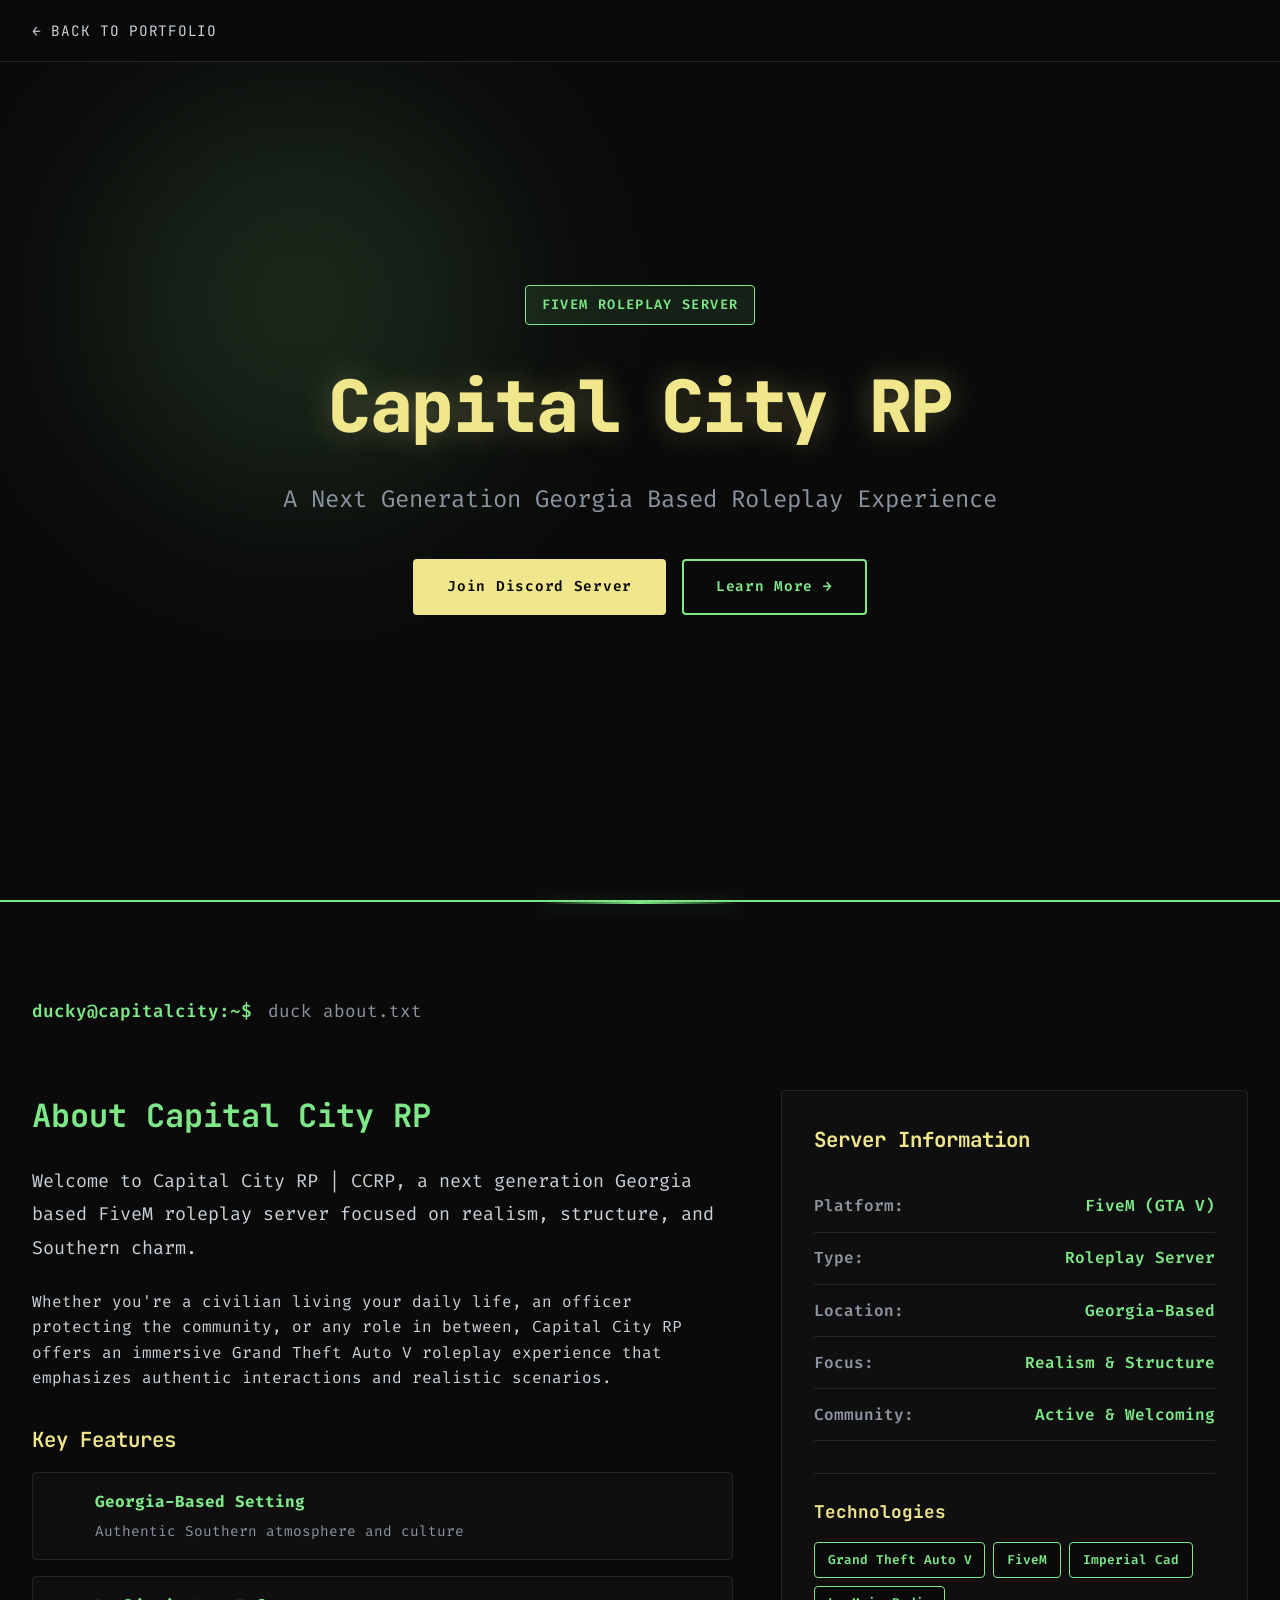
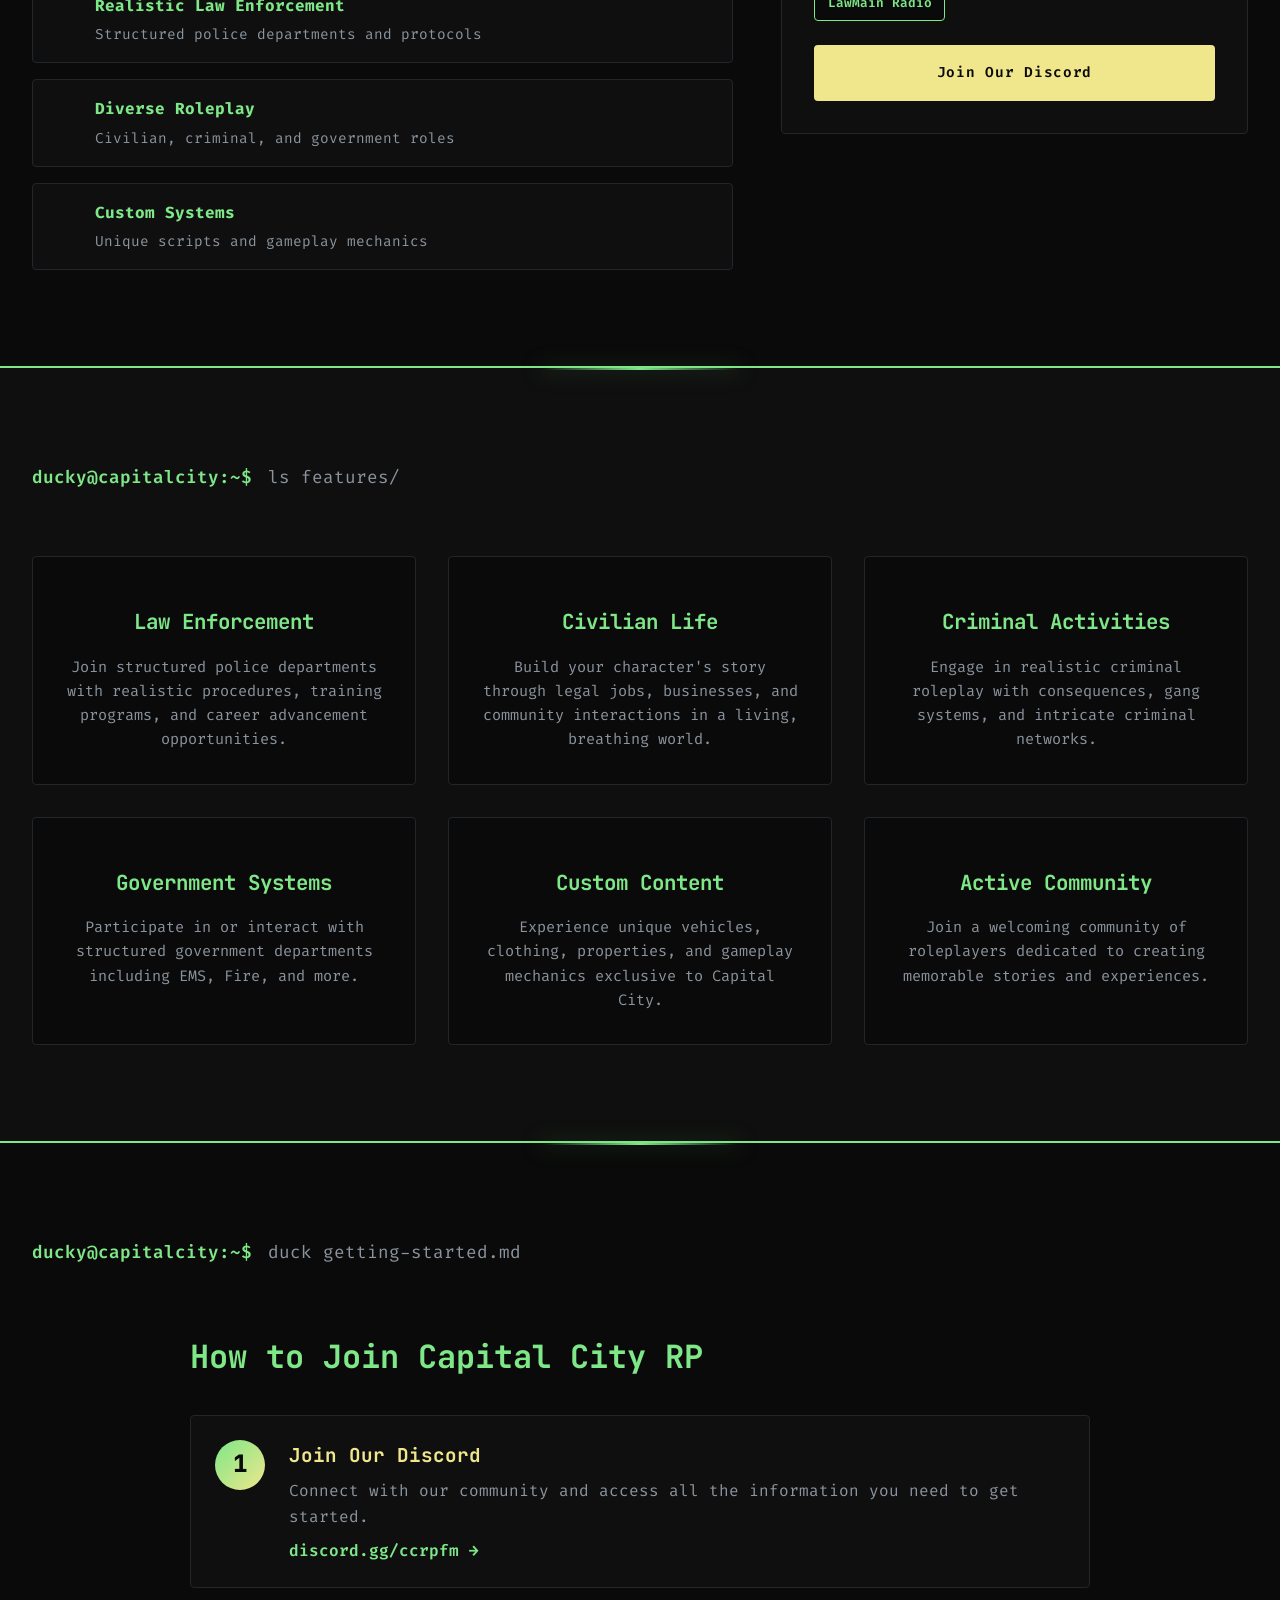
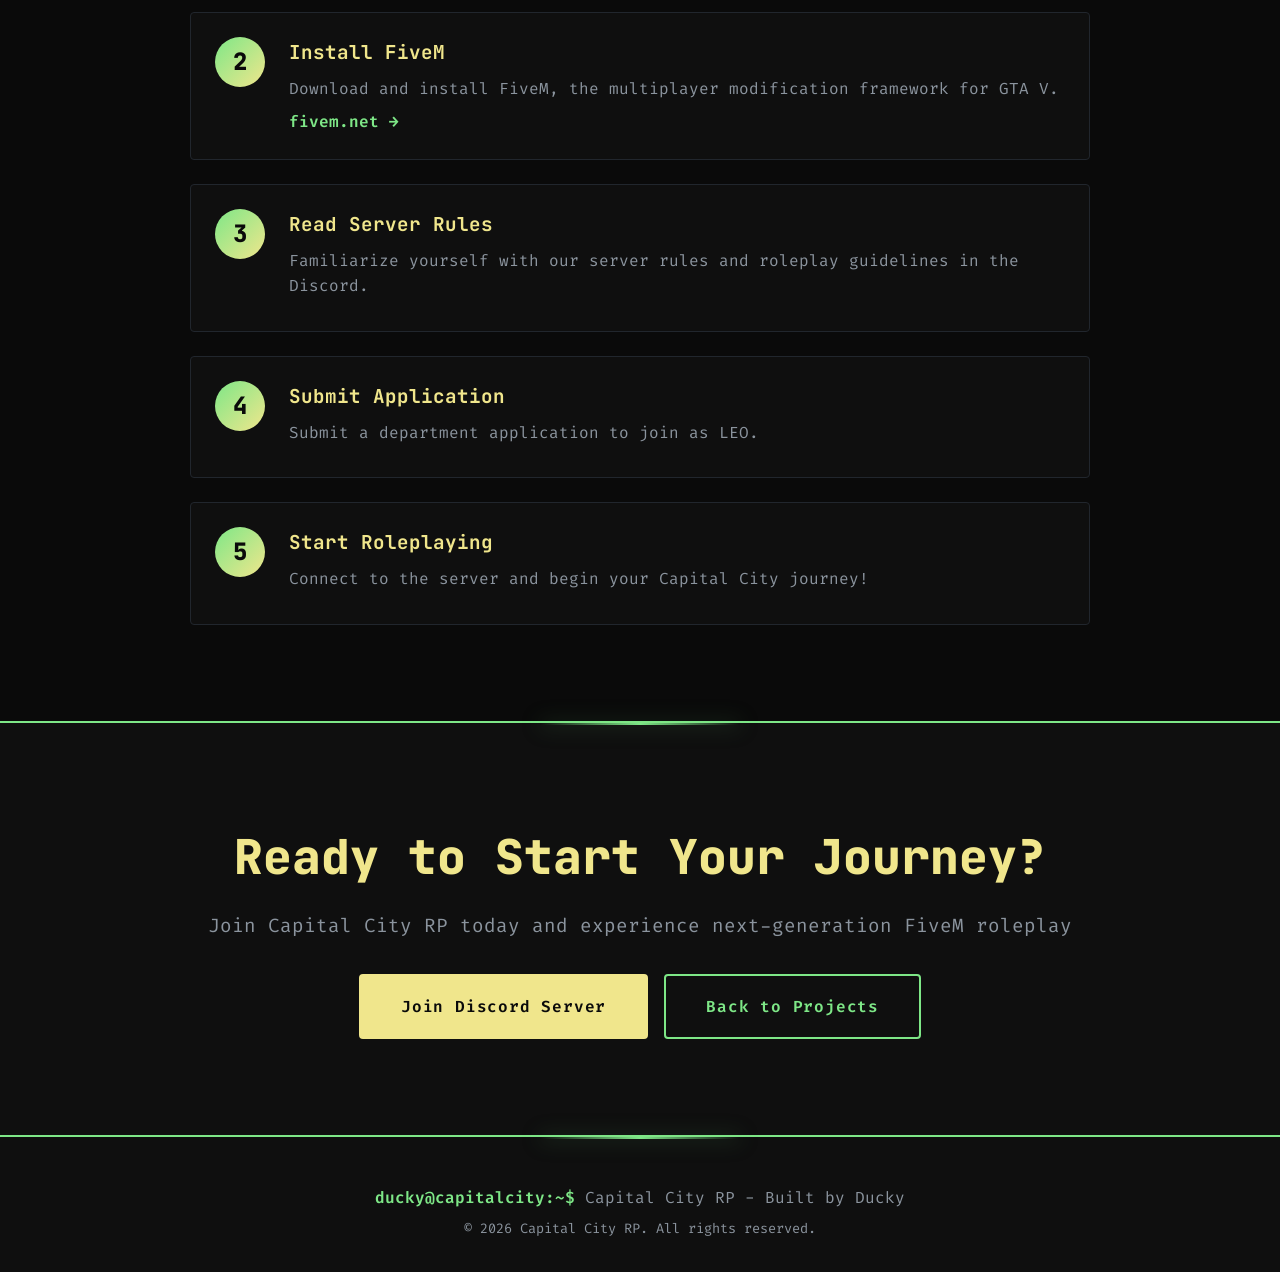
<file: Website/capitalcity.html>
<!DOCTYPE html>
<html lang="en">
<head>
    <meta charset="UTF-8">
    <meta name="viewport" content="width=device-width, initial-scale=1.0">
    <title>Capital City RP - FiveM Roleplay Server</title>
    <link rel="stylesheet" href="styles.css">
    <link rel="preconnect" href="https://fonts.googleapis.com">
    <link rel="preconnect" href="https://fonts.gstatic.com" crossorigin>
    <link href="https://fonts.googleapis.com/css2?family=Fira+Code:wght@400;500;600;700&family=JetBrains+Mono:wght@400;500;600;700;800&display=swap" rel="stylesheet">
</head>
<body>
    <!-- Navigation -->
    <nav class="nav">
        <div class="nav-container">
            <a href="index.html" class="nav-logo">← BACK TO PORTFOLIO</a>
        </div>
    </nav>

    <!-- Project Hero -->
    <section class="project-hero">
        <div class="terminal-glow"></div>
        <div class="container">
            <div class="project-hero-content">
                <div class="project-badge">FiveM Roleplay Server</div>
                <h1 class="project-hero-title">Capital City RP</h1>
                <p class="project-hero-subtitle">A Next Generation Georgia Based Roleplay Experience</p>
                <div class="project-hero-buttons">
                    <a href="https://discord.gg/ccrpfm" target="_blank" rel="noopener noreferrer" class="btn btn-primary">Join Discord Server</a>
                    <a href="#about" class="btn btn-secondary">Learn More →</a>
                </div>
            </div>
        </div>
    </section>

    <!-- About Section -->
    <section id="about" class="project-section">
        <div class="container">
            <div class="section-header-terminal">
                <span class="terminal-prompt">ducky@capitalcity:~$</span>
                <span class="terminal-command">duck about.txt</span>
            </div>

            <div class="project-content-grid">
                <div class="project-description-box">
                    <h2 class="project-section-title">About Capital City RP</h2>
                    <p class="lead">Welcome to Capital City RP | CCRP, a next generation Georgia based FiveM roleplay server focused on realism, structure, and Southern charm.</p>
                    <p>Whether you're a civilian living your daily life, an officer protecting the community, or any role in between, Capital City RP offers an immersive Grand Theft Auto V roleplay experience that emphasizes authentic interactions and realistic scenarios.</p>
                    
                    <h3 class="project-subsection-title">Key Features</h3>
                    <div class="feature-list">
                        <div class="feature-item">
                            <span class="feature-icon"></span>
                            <div class="feature-text">
                                <strong>Georgia-Based Setting</strong>
                                <p>Authentic Southern atmosphere and culture</p>
                            </div>
                        </div>
                        <div class="feature-item">
                            <span class="feature-icon"></span>
                            <div class="feature-text">
                                <strong>Realistic Law Enforcement</strong>
                                <p>Structured police departments and protocols</p>
                            </div>
                        </div>
                        <div class="feature-item">
                            <span class="feature-icon"></span>
                            <div class="feature-text">
                                <strong>Diverse Roleplay</strong>
                                <p>Civilian, criminal, and government roles</p>
                            </div>
                        </div>
                        <div class="feature-item">
                            <span class="feature-icon"></span>
                            <div class="feature-text">
                                <strong>Custom Systems</strong>
                                <p>Unique scripts and gameplay mechanics</p>
                            </div>
                        </div>
                    </div>
                </div>

                <div class="project-info-box">
                    <h3 class="project-info-title">Server Information</h3>
                    <div class="project-info-item">
                        <span class="info-label">Platform:</span>
                        <span class="info-value">FiveM (GTA V)</span>
                    </div>
                    <div class="project-info-item">
                        <span class="info-label">Type:</span>
                        <span class="info-value">Roleplay Server</span>
                    </div>
                    <div class="project-info-item">
                        <span class="info-label">Location:</span>
                        <span class="info-value">Georgia-Based</span>
                    </div>
                    <div class="project-info-item">
                        <span class="info-label">Focus:</span>
                        <span class="info-value">Realism & Structure</span>
                    </div>
                    <div class="project-info-item">
                        <span class="info-label">Community:</span>
                        <span class="info-value">Active & Welcoming</span>
                    </div>

                    <div class="project-tech-stack">
                        <h4>Technologies</h4>
                        <div class="tech-tags">
                            <span class="tech-tag">Grand Theft Auto V</span>
                            <span class="tech-tag">FiveM</span>
                            <span class="tech-tag">Imperial Cad</span>
                            <span class="tech-tag">LawMain Radio</span>
                        </div>
                    </div>

                    <a href="https://discord.gg/ccrpfm" target="_blank" rel="noopener noreferrer" class="btn btn-primary btn-block">Join Our Discord</a>
                </div>
            </div>
        </div>
    </section>

    <!-- Features Section -->
    <section class="project-section project-section-alt">
        <div class="container">
            <div class="section-header-terminal">
                <span class="terminal-prompt">ducky@capitalcity:~$</span>
                <span class="terminal-command">ls features/</span>
            </div>

            <div class="features-grid">
                <div class="feature-card">
                    <div class="feature-card-icon"></div>
                    <h3>Law Enforcement</h3>
                    <p>Join structured police departments with realistic procedures, training programs, and career advancement opportunities.</p>
                </div>

                <div class="feature-card">
                    <div class="feature-card-icon"></div>
                    <h3>Civilian Life</h3>
                    <p>Build your character's story through legal jobs, businesses, and community interactions in a living, breathing world.</p>
                </div>

                <div class="feature-card">
                    <div class="feature-card-icon"></div>
                    <h3>Criminal Activities</h3>
                    <p>Engage in realistic criminal roleplay with consequences, gang systems, and intricate criminal networks.</p>
                </div>

                <div class="feature-card">
                    <div class="feature-card-icon"></div>
                    <h3>Government Systems</h3>
                    <p>Participate in or interact with structured government departments including EMS, Fire, and more.</p>
                </div>

                <div class="feature-card">
                    <div class="feature-card-icon"></div>
                    <h3>Custom Content</h3>
                    <p>Experience unique vehicles, clothing, properties, and gameplay mechanics exclusive to Capital City.</p>
                </div>

                <div class="feature-card">
                    <div class="feature-card-icon"></div>
                    <h3>Active Community</h3>
                    <p>Join a welcoming community of roleplayers dedicated to creating memorable stories and experiences.</p>
                </div>
            </div>
        </div>
    </section>

    <!-- How to Join Section -->
    <section class="project-section">
        <div class="container">
            <div class="section-header-terminal">
                <span class="terminal-prompt">ducky@capitalcity:~$</span>
                <span class="terminal-command">duck getting-started.md</span>
            </div>

            <div class="getting-started">
                <h2 class="project-section-title">How to Join Capital City RP</h2>
                
                <div class="steps-container">
                    <div class="step">
                        <div class="step-number">1</div>
                        <div class="step-content">
                            <h3>Join Our Discord</h3>
                            <p>Connect with our community and access all the information you need to get started.</p>
                            <a href="https://discord.gg/ccrpfm" target="_blank" rel="noopener noreferrer" class="step-link">discord.gg/ccrpfm →</a>
                        </div>
                    </div>

                    <div class="step">
                        <div class="step-number">2</div>
                        <div class="step-content">
                            <h3>Install FiveM</h3>
                            <p>Download and install FiveM, the multiplayer modification framework for GTA V.</p>
                            <a href="https://fivem.net" target="_blank" rel="noopener noreferrer" class="step-link">fivem.net →</a>
                        </div>
                    </div>

                    <div class="step">
                        <div class="step-number">3</div>
                        <div class="step-content">
                            <h3>Read Server Rules</h3>
                            <p>Familiarize yourself with our server rules and roleplay guidelines in the Discord.</p>
                        </div>
                    </div>

                    <div class="step">
                        <div class="step-number">4</div>
                        <div class="step-content">
                            <h3>Submit Application</h3>
                            <p>Submit a department application to join as LEO.</p>
                        </div>
                    </div>

                    <div class="step">
                        <div class="step-number">5</div>
                        <div class="step-content">
                            <h3>Start Roleplaying</h3>
                            <p>Connect to the server and begin your Capital City journey!</p>
                        </div>
                    </div>
                </div>
            </div>
        </div>
    </section>

    <!-- Call to Action -->
    <section class="project-cta">
        <div class="container">
            <div class="cta-content">
                <h2>Ready to Start Your Journey?</h2>
                <p>Join Capital City RP today and experience next-generation FiveM roleplay</p>
                <div class="cta-buttons">
                    <a href="https://discord.gg/ccrpfm" target="_blank" rel="noopener noreferrer" class="btn btn-primary btn-large">Join Discord Server</a>
                    <a href="index.html#work" class="btn btn-secondary btn-large">Back to Projects</a>
                </div>
            </div>
        </div>
    </section>

    <!-- Footer -->
    <footer class="footer">
        <div class="container">
            <div class="footer-content">
                <p class="footer-text">
                    <span class="terminal-prompt">ducky@capitalcity:~$</span>
                    <span class="terminal-command">Capital City RP - Built by Ducky</span>
                </p>
                <p class="footer-copy">&copy; 2026 Capital City RP. All rights reserved.</p>
            </div>
        </div>
    </footer>

    <script src="script.js"></script>
    <script src="tracker.js"></script>
</body>
</html>
</file>
<file: Website/styles.css>
/* ===========================
   Terminal Theme Variables
   =========================== */
:root {
    /* Colors - Matrix/Terminal Theme */
    --color-bg: #0a0a0a;
    --color-surface: #0f0f0f;
    --color-surface-light: #1a1a1a;
    --color-text: #c9d1d9;
    --color-text-secondary: #8b949e;
    --color-accent: #7ee787;
    --color-accent-glow: rgba(126, 231, 135, 0.5);
    --color-yellow: #f0e68c;
    --color-border: #21262d;
    --color-glow: rgba(126, 231, 135, 0.2);
    
    /* Fonts - Monospace for Terminal Feel */
    --font-mono: 'Fira Code', 'JetBrains Mono', 'Courier New', monospace;
    --font-display: 'JetBrains Mono', monospace;
    
    /* Spacing */
    --spacing-xs: 0.5rem;
    --spacing-sm: 1rem;
    --spacing-md: 2rem;
    --spacing-lg: 4rem;
    --spacing-xl: 6rem;
    
    /* Layout */
    --max-width: 1400px;
    --border-radius: 4px;
    
    /* Transitions */
    --transition-fast: 0.2s ease;
    --transition-medium: 0.3s ease;
    --transition-slow: 0.5s ease;
}

/* ===========================
   Reset & Base Styles
   =========================== */
* {
    margin: 0;
    padding: 0;
    box-sizing: border-box;
}

html {
    scroll-behavior: smooth;
    overflow-x: hidden;
}

body {
    font-family: var(--font-mono);
    background-color: var(--color-bg);
    color: var(--color-text);
    line-height: 1.6;
    font-size: 16px;
    overflow-x: hidden;
    -webkit-font-smoothing: antialiased;
    -moz-osx-font-smoothing: grayscale;
}

/* Touch improvements for mobile */
@media (hover: none) and (pointer: coarse) {
    .btn,
    .project-card,
    .link-card,
    .friend-card,
    .discord-info-large,
    .music-btn,
    .nav-link {
        -webkit-tap-highlight-color: rgba(126, 231, 135, 0.2);
    }
}

::selection {
    background-color: var(--color-accent);
    color: var(--color-bg);
}

/* ===========================
   Navigation
   =========================== */
.nav {
    position: fixed;
    top: 0;
    left: 0;
    right: 0;
    z-index: 1000;
    background-color: rgba(10, 10, 10, 0.95);
    backdrop-filter: blur(10px);
    border-bottom: 1px solid var(--color-border);
}

/* Mobile menu overlay */
.nav-menu::after {
    content: '';
    position: fixed;
    top: 0;
    left: 0;
    right: 0;
    bottom: 0;
    background-color: rgba(0, 0, 0, 0.8);
    opacity: 0;
    pointer-events: none;
    transition: opacity var(--transition-medium);
    z-index: -1;
}

@media (max-width: 768px) {
    .nav-menu.active::after {
        opacity: 1;
        pointer-events: auto;
    }
}

.nav-container {
    max-width: var(--max-width);
    margin: 0 auto;
    padding: 1.2rem 2rem;
    display: flex;
    justify-content: space-between;
    align-items: center;
}

.nav-logo {
    font-family: var(--font-display);
    font-size: 0.9rem;
    font-weight: 400;
    color: var(--color-text);
    text-decoration: none;
    letter-spacing: 0.05em;
    transition: color var(--transition-fast);
}

.nav-logo:hover {
    color: var(--color-accent);
}

.nav-menu {
    display: flex;
    gap: 2rem;
    align-items: center;
}

.nav-link {
    color: var(--color-text-secondary);
    text-decoration: none;
    font-size: 0.85rem;
    position: relative;
    transition: color var(--transition-fast);
    font-weight: 500;
    letter-spacing: 0.05em;
}

.nav-number {
    color: var(--color-accent);
    margin-right: 0.3rem;
}

.nav-link:hover {
    color: var(--color-accent);
}

.nav-link.active {
    color: var(--color-accent);
}

.nav-toggle {
    display: none;
    flex-direction: column;
    gap: 4px;
    cursor: pointer;
}

.nav-toggle span {
    width: 25px;
    height: 2px;
    background-color: var(--color-accent);
    transition: all var(--transition-medium);
}

/* ===========================
   Side Navigation Dots
   =========================== */
.side-dots {
    position: fixed;
    right: 2rem;
    top: 50%;
    transform: translateY(-50%);
    z-index: 100;
    display: flex;
    flex-direction: column;
    gap: 1.5rem;
}

.dot {
    width: 12px;
    height: 12px;
    border: 2px solid var(--color-text-secondary);
    border-radius: 50%;
    cursor: pointer;
    transition: all var(--transition-medium);
    background-color: transparent;
}

.dot:hover {
    border-color: var(--color-accent);
    box-shadow: 0 0 10px var(--color-accent-glow);
}

.dot.active {
    background-color: var(--color-accent);
    border-color: var(--color-accent);
    box-shadow: 0 0 15px var(--color-accent-glow);
}

/* ===========================
   Hero Section
   =========================== */
.hero {
    min-height: 100vh;
    display: flex;
    align-items: center;
    justify-content: center;
    position: relative;
    overflow: hidden;
    padding: 6rem 0;
}

.terminal-glow {
    position: fixed;
    top: 0;
    left: 0;
    width: 600px;
    height: 600px;
    background: radial-gradient(circle, var(--color-glow) 0%, transparent 70%);
    border-radius: 50%;
    filter: blur(80px);
    pointer-events: none;
    z-index: 0;
    will-change: transform;
}

@keyframes pulse {
    0%, 100% { opacity: 0.3; transform: scale(1); }
    50% { opacity: 0.5; transform: scale(1.1); }
}

.hero-content {
    position: relative;
    z-index: 1;
    max-width: 900px;
}

.hero-name {
    font-family: var(--font-display);
    font-size: clamp(3rem, 10vw, 6rem);
    font-weight: 800;
    color: var(--color-yellow);
    margin-bottom: 0.5rem;
    letter-spacing: -0.02em;
    text-shadow: 0 0 30px rgba(240, 230, 140, 0.3);
}

.hero-title-container {
    font-family: var(--font-display);
    font-size: clamp(1.5rem, 4vw, 2.5rem);
    font-weight: 400;
    margin-bottom: 2rem;
    color: var(--color-accent);
    text-transform: uppercase;
    letter-spacing: 0.05em;
    min-height: 3rem;
}

.hero-title-typing {
    color: var(--color-accent);
}

.cursor {
    color: var(--color-accent);
    animation: blink 1s step-end infinite;
}

@keyframes blink {
    0%, 100% { opacity: 1; }
    50% { opacity: 0; }
}

.hero-description {
    font-size: 1.1rem;
    color: var(--color-text-secondary);
    margin-bottom: 3rem;
    max-width: 700px;
    line-height: 1.8;
}

.hero-cta {
    display: flex;
    gap: 1.5rem;
    flex-wrap: wrap;
}

/* ===========================
   Buttons
   =========================== */
.btn {
    display: inline-block;
    padding: 0.9rem 2rem;
    font-family: var(--font-mono);
    font-size: 0.9rem;
    text-decoration: none;
    border: 2px solid;
    border-radius: var(--border-radius);
    transition: all var(--transition-medium);
    cursor: pointer;
    position: relative;
    font-weight: 600;
    letter-spacing: 0.05em;
}

.btn-primary {
    background-color: var(--color-yellow);
    border-color: var(--color-yellow);
    color: var(--color-bg);
}

.btn-primary:hover {
    background-color: transparent;
    color: var(--color-yellow);
    box-shadow: 0 0 20px rgba(240, 230, 140, 0.3);
}

.btn-secondary {
    background-color: transparent;
    border-color: var(--color-accent);
    color: var(--color-accent);
}

.btn-secondary:hover {
    background-color: var(--color-accent);
    color: var(--color-bg);
    box-shadow: 0 0 20px var(--color-accent-glow);
}

/* ===========================
   Container & Sections
   =========================== */
.container {
    max-width: var(--max-width);
    margin: 0 auto;
    padding: 0 2rem;
}

section {
    padding: var(--spacing-xl) 0;
    position: relative;
}

.section-header-terminal {
    display: flex;
    align-items: center;
    gap: 1rem;
    margin-bottom: var(--spacing-lg);
    font-family: var(--font-mono);
    font-size: 1.1rem;
}

.terminal-prompt {
    color: var(--color-accent);
    font-weight: 600;
}

.terminal-command {
    color: var(--color-text-secondary);
}

/* ===========================
   Skills Section
   =========================== */
.skills-section {
    background-color: var(--color-surface);
    min-height: 100vh;
    display: flex;
    align-items: center;
    border-top: 2px solid var(--color-accent);
    position: relative;
}

.skills-section::before {
    content: '';
    position: absolute;
    top: 0;
    left: 50%;
    transform: translateX(-50%);
    width: 200px;
    height: 2px;
    background: linear-gradient(90deg, transparent, var(--color-accent), transparent);
    box-shadow: 0 0 20px var(--color-accent-glow);
}

.skills-layout {
    display: grid;
    grid-template-columns: 1fr 1fr;
    gap: 4rem;
    align-items: start;
}

.skills-description {
    position: relative;
}

.code-block {
    background-color: var(--color-bg);
    border: 1px solid var(--color-border);
    border-radius: var(--border-radius);
    padding: 2rem;
    font-family: var(--font-mono);
    font-size: 0.95rem;
    line-height: 1.8;
    color: var(--color-text);
    box-shadow: 0 0 30px rgba(126, 231, 135, 0.05);
}

.code-keyword {
    color: var(--color-yellow);
    font-weight: 700;
    font-size: 1.5rem;
}

.code-bracket {
    color: var(--color-accent);
    font-size: 1.5rem;
}

.code-indent {
    padding-left: 1.5rem;
    color: var(--color-text-secondary);
}

.skills-grid-wrapper {
    display: flex;
    gap: 2rem;
    align-items: center;
}

.vertical-divider {
    width: 2px;
    height: 100%;
    min-height: 500px;
    background: linear-gradient(to bottom, 
        transparent 0%, 
        var(--color-accent) 20%, 
        var(--color-accent) 80%, 
        transparent 100%);
    box-shadow: 0 0 20px var(--color-accent-glow);
}

.skills-columns {
    display: flex;
    gap: 2rem;
    flex: 1;
}

.skills-column {
    flex: 1;
    display: flex;
    flex-direction: column;
    gap: 1.2rem;
}

.skill-item {
    display: flex;
    align-items: center;
    gap: 1rem;
    padding: 0.8rem 1rem;
    background-color: var(--color-bg);
    border: 1px solid var(--color-border);
    border-radius: var(--border-radius);
    transition: all var(--transition-medium);
    font-size: 0.95rem;
}

.skill-item:hover {
    border-color: var(--color-accent);
    box-shadow: 0 0 20px var(--color-accent-glow);
    transform: translateX(5px);
}

.skill-icon {
    width: 28px;
    height: 28px;
}

.skill-icon-light {
    filter: brightness(0) invert(1);
}

.oauth-icon {
    font-size: 24px;
    width: 28px;
    height: 28px;
    display: flex;
    align-items: center;
    justify-content: center;
}

/* ===========================
   Tools Section
   =========================== */
.tools-section {
    margin-top: var(--spacing-xl);
}

.tools-grid {
    display: flex;
    gap: 2rem;
    justify-content: flex-start;
    flex-wrap: wrap;
}

.tool-item {
    display: flex;
    flex-direction: column;
    align-items: center;
    gap: 0.8rem;
    padding: 1.5rem;
    background-color: var(--color-bg);
    border: 1px solid var(--color-border);
    border-radius: var(--border-radius);
    transition: all var(--transition-medium);
    min-width: 140px;
}

.tool-item:hover {
    border-color: var(--color-accent);
    box-shadow: 0 0 20px var(--color-accent-glow);
    transform: translateY(-5px);
}

.tool-icon {
    width: 48px;
    height: 48px;
}

.tool-icon-light {
    filter: brightness(0) invert(1);
}

.cmd-icon, .powershell-icon {
    width: 48px;
    height: 48px;
    display: flex;
    align-items: center;
    justify-content: center;
    color: #C0C0C0;
}

.cmd-icon svg {
    color: #C0C0C0;
}

.powershell-icon {
    color: #5391FE;
}

.powershell-icon svg {
    color: #5391FE;
}

/* ===========================
   Projects Section
   =========================== */
.work {
    min-height: 100vh;
    display: flex;
    align-items: center;
    border-top: 2px solid var(--color-accent);
    position: relative;
}

.work::before {
    content: '';
    position: absolute;
    top: 0;
    left: 50%;
    transform: translateX(-50%);
    width: 200px;
    height: 2px;
    background: linear-gradient(90deg, transparent, var(--color-accent), transparent);
    box-shadow: 0 0 20px var(--color-accent-glow);
}

.projects-grid {
    display: grid;
    grid-template-columns: repeat(2, 1fr);
    gap: 2rem;
}

.project-card {
    background-color: var(--color-surface);
    border: 1px solid var(--color-border);
    border-radius: var(--border-radius);
    overflow: hidden;
    transition: all var(--transition-medium);
    cursor: pointer;
}

.project-card:hover {
    border-color: var(--color-accent);
    box-shadow: 0 0 30px var(--color-accent-glow);
}

.project-image {
    aspect-ratio: 16/9;
    overflow: hidden;
    background-color: var(--color-bg);
    border-bottom: 1px solid var(--color-border);
    display: flex;
    align-items: center;
    justify-content: center;
}

.placeholder-project {
    font-size: 4rem;
    opacity: 0.3;
}

.project-icon {
    max-width: 100%;
    height: auto;
}

.project-content {
    padding: 2rem;
}

.project-title {
    font-family: var(--font-display);
    font-size: 1.5rem;
    font-weight: 700;
    margin-bottom: 1rem;
    color: var(--color-accent);
}

.project-description {
    color: var(--color-text-secondary);
    margin-bottom: 1.5rem;
    line-height: 1.6;
}

.project-tags {
    display: flex;
    flex-wrap: wrap;
    gap: 0.5rem;
    margin-bottom: 1.5rem;
}

.tag {
    padding: 0.3rem 0.8rem;
    background-color: var(--color-bg);
    border: 1px solid var(--color-border);
    border-radius: 3px;
    font-size: 0.8rem;
    color: var(--color-accent);
}

.project-link {
    color: var(--color-yellow);
    text-decoration: none;
    font-weight: 600;
    display: inline-flex;
    align-items: center;
    gap: 0.5rem;
    transition: gap var(--transition-medium);
}

.project-link:hover {
    gap: 1rem;
}

/* ===========================
   Links Section
   =========================== */
.links {
    background-color: var(--color-surface);
    min-height: 100vh;
    display: flex;
    align-items: center;
    border-top: 2px solid var(--color-accent);
    position: relative;
}

.links::before {
    content: '';
    position: absolute;
    top: 0;
    left: 50%;
    transform: translateX(-50%);
    width: 200px;
    height: 2px;
    background: linear-gradient(90deg, transparent, var(--color-accent), transparent);
    box-shadow: 0 0 20px var(--color-accent-glow);
}

.links-grid {
    display: grid;
    grid-template-columns: repeat(auto-fit, minmax(280px, 1fr));
    gap: 1.5rem;
}

.link-card {
    display: flex;
    align-items: center;
    gap: 1.5rem;
    padding: 1.5rem;
    background-color: var(--color-bg);
    border: 1px solid var(--color-border);
    border-radius: var(--border-radius);
    transition: all var(--transition-medium);
    text-decoration: none;
    color: var(--color-text);
}

.link-card:hover {
    border-color: var(--color-accent);
    box-shadow: 0 0 30px var(--color-accent-glow);
    transform: translateY(-5px);
}

.link-icon {
    width: 60px;
    height: 60px;
    border-radius: 12px;
    display: flex;
    align-items: center;
    justify-content: center;
    flex-shrink: 0;
    color: white;
}

.discord-bg { background: linear-gradient(135deg, #5865F2, #7289DA); }
.github-bg { background: linear-gradient(135deg, #24292e, #454d55); }
.roblox-bg { background: linear-gradient(135deg, #E31837, #FF4757); }
.spotify-bg { background: linear-gradient(135deg, #1DB954, #1ed760); }
.youtube-bg { background: linear-gradient(135deg, #FF0000, #cc0000); }
.twitch-bg { background: linear-gradient(135deg, #9146FF, #772ce8); }
.steam-bg { background: linear-gradient(135deg, #1b2838, #2a475e); }

.link-info {
    flex: 1;
}

.link-name {
    font-family: var(--font-display);
    font-size: 1.2rem;
    font-weight: 700;
    margin-bottom: 0.3rem;
    color: var(--color-accent);
}

.link-handle {
    color: var(--color-text-secondary);
    font-size: 0.9rem;
}

/* ===========================
   Friends Section
   =========================== */
.friends {
    background-color: var(--color-surface);
    min-height: 100vh;
    display: flex;
    align-items: center;
    position: relative;
    border-top: 2px solid var(--color-accent);
}

.friends::before {
    content: '';
    position: absolute;
    top: 0;
    left: 50%;
    transform: translateX(-50%);
    width: 200px;
    height: 2px;
    background: linear-gradient(90deg, transparent, var(--color-accent), transparent);
    box-shadow: 0 0 20px var(--color-accent-glow);
    z-index: 10;
}

.friends::after {
    content: '';
    position: absolute;
    top: 0;
    left: 0;
    right: 0;
    bottom: 0;
    background: radial-gradient(circle at 80% 20%, rgba(126, 231, 135, 0.03) 0%, transparent 50%);
    pointer-events: none;
}

.friends-grid {
    display: grid;
    grid-template-columns: repeat(3, 1fr);
    gap: 2rem;
}

.friend-card {
    background-color: var(--color-surface);
    border: 1px solid var(--color-border);
    border-radius: var(--border-radius);
    padding: 2rem;
    transition: all var(--transition-medium);
    display: flex;
    flex-direction: column;
    align-items: center;
    text-align: center;
}

.friend-card:hover {
    border-color: var(--color-accent);
    box-shadow: 0 0 30px var(--color-accent-glow);
    transform: translateY(-5px);
}

.friend-avatar {
    width: 120px;
    height: 120px;
    border-radius: 50%;
    overflow: hidden;
    border: 3px solid var(--color-accent);
    margin-bottom: 1.5rem;
    box-shadow: 0 0 20px var(--color-accent-glow);
}

.friend-avatar img {
    width: 100%;
    height: 100%;
    object-fit: cover;
}

.friend-info {
    width: 100%;
}

.friend-name {
    font-family: var(--font-display);
    font-size: 1.5rem;
    color: var(--color-yellow);
    margin-bottom: 0.5rem;
    font-weight: 700;
}

.friend-discord {
    display: flex;
    align-items: center;
    justify-content: center;
    gap: 0.5rem;
    margin-bottom: 1.5rem;
    padding: 0.5rem 1rem;
    background-color: var(--color-bg);
    border: 1px solid var(--color-border);
    border-radius: var(--border-radius);
}

.discord-icon {
    font-size: 1.3rem;
    color: var(--color-accent);
    font-weight: 700;
}

.discord-username {
    color: var(--color-accent);
    font-weight: 600;
    cursor: pointer;
}

.discord-username:hover {
    text-decoration: underline;
}

.friend-quote {
    font-style: italic;
    color: var(--color-text-secondary);
    line-height: 1.6;
    padding: 1rem;
    border-left: 3px solid var(--color-accent);
    background-color: var(--color-bg);
    border-radius: var(--border-radius);
    margin: 0;
}

/* ===========================
   Contact Section
   =========================== */
.contact {
    background-color: var(--color-bg);
    min-height: 100vh;
    display: flex;
    align-items: center;
    border-top: 2px solid var(--color-accent);
    position: relative;
}

.contact::before {
    content: '';
    position: absolute;
    top: 0;
    left: 50%;
    transform: translateX(-50%);
    width: 200px;
    height: 2px;
    background: linear-gradient(90deg, transparent, var(--color-accent), transparent);
    box-shadow: 0 0 20px var(--color-accent-glow);
}

.contact-content-centered {
    display: flex;
    flex-direction: column;
    align-items: center;
    text-align: center;
    max-width: 700px;
    margin: 0 auto;
}

.contact-title {
    font-family: var(--font-display);
    font-size: 2.5rem;
    margin-bottom: 1rem;
    color: var(--color-accent);
}

.contact-description {
    color: var(--color-text-secondary);
    margin-bottom: 3rem;
    line-height: 1.8;
    font-size: 1.1rem;
}

.discord-info-large {
    display: flex;
    flex-direction: column;
    align-items: center;
    gap: 1.5rem;
    padding: 3rem;
    background-color: var(--color-surface);
    border: 2px solid var(--color-border);
    border-radius: var(--border-radius);
    transition: all var(--transition-medium);
    cursor: pointer;
}

.discord-info-large:hover {
    border-color: var(--color-accent);
    box-shadow: 0 0 40px var(--color-accent-glow);
    transform: translateY(-5px);
}

.discord-icon-large {
    color: #5865F2;
}

.discord-text {
    display: flex;
    flex-direction: column;
    gap: 0.5rem;
}

.discord-label {
    color: var(--color-text-secondary);
    font-size: 0.9rem;
    font-weight: 600;
    text-transform: uppercase;
    letter-spacing: 0.1em;
}

.discord-tag-large {
    color: var(--color-accent);
    font-size: 1.8rem;
    font-weight: 700;
    font-family: var(--font-display);
}

.discord-subtext {
    color: var(--color-text-secondary);
    font-size: 0.85rem;
    margin-top: 0.5rem;
}

/* ===========================
   Music Player
   =========================== */
.music-player-container {
    position: fixed;
    bottom: 2rem;
    left: 2rem;
    z-index: 999;
    display: flex;
    align-items: center;
    gap: 0;
}

.music-collapse-btn {
    background-color: var(--color-surface);
    border: 1px solid var(--color-border);
    border-right: none;
    border-radius: var(--border-radius) 0 0 var(--border-radius);
    color: var(--color-accent);
    width: 40px;
    height: 60px;
    cursor: pointer;
    display: flex;
    align-items: center;
    justify-content: center;
    transition: all var(--transition-medium);
    font-size: 1rem;
    box-shadow: 0 4px 20px rgba(0, 0, 0, 0.5);
}

.music-collapse-btn:hover {
    background-color: var(--color-accent);
    color: var(--color-bg);
    box-shadow: 0 0 20px var(--color-accent-glow);
}

.music-player {
    background-color: var(--color-surface);
    border: 1px solid var(--color-border);
    border-radius: 0 var(--border-radius) var(--border-radius) 0;
    padding: 1rem 1.5rem;
    box-shadow: 0 4px 20px rgba(0, 0, 0, 0.5), 0 0 30px var(--color-accent-glow);
    backdrop-filter: blur(10px);
    min-width: 350px;
    transition: all var(--transition-medium);
    opacity: 1;
    transform: translateX(0);
}

.music-player.collapsed {
    opacity: 0;
    transform: translateX(-100%);
    pointer-events: none;
    width: 0;
    min-width: 0;
    padding: 0;
    border: none;
}

.music-player-container.collapsed .music-collapse-btn {
    border-radius: var(--border-radius);
    border: 1px solid var(--color-border);
}

.music-controls {
    display: flex;
    align-items: center;
    gap: 1rem;
}

.music-btn {
    background-color: transparent;
    border: 1px solid var(--color-border);
    color: var(--color-accent);
    width: 35px;
    height: 35px;
    border-radius: 50%;
    cursor: pointer;
    display: flex;
    align-items: center;
    justify-content: center;
    transition: all var(--transition-medium);
    font-size: 0.9rem;
}

.music-btn:hover {
    border-color: var(--color-accent);
    background-color: var(--color-accent);
    color: var(--color-bg);
    box-shadow: 0 0 15px var(--color-accent-glow);
}

.music-info {
    flex: 1;
}

.music-title {
    font-size: 0.85rem;
    color: var(--color-text);
    margin-bottom: 0.5rem;
    white-space: nowrap;
    overflow: hidden;
    text-overflow: ellipsis;
    font-weight: 600;
}

.music-progress-bar {
    width: 100%;
    height: 4px;
    background-color: var(--color-border);
    border-radius: 2px;
    overflow: hidden;
    cursor: pointer;
}

.music-progress {
    height: 100%;
    width: 0%;
    background: linear-gradient(90deg, var(--color-accent), var(--color-yellow));
    transition: width 0.1s linear;
    box-shadow: 0 0 10px var(--color-accent-glow);
}

.volume-control {
    display: flex;
    align-items: center;
    gap: 0.5rem;
}

.volume-icon {
    font-size: 1rem;
}

.volume-slider {
    width: 80px;
    height: 4px;
    -webkit-appearance: none;
    appearance: none;
    background-color: var(--color-border);
    border-radius: 2px;
    outline: none;
}

.volume-slider::-webkit-slider-thumb {
    -webkit-appearance: none;
    appearance: none;
    width: 12px;
    height: 12px;
    background-color: var(--color-accent);
    border-radius: 50%;
    cursor: pointer;
    box-shadow: 0 0 5px var(--color-accent-glow);
}

.volume-slider::-moz-range-thumb {
    width: 12px;
    height: 12px;
    background-color: var(--color-accent);
    border-radius: 50%;
    cursor: pointer;
    border: none;
    box-shadow: 0 0 5px var(--color-accent-glow);
}

/* ===========================
   Footer
   =========================== */
.footer {
    padding: 3rem 0 2rem;
    border-top: 2px solid var(--color-accent);
    background-color: var(--color-surface);
    position: relative;
}

.footer::before {
    content: '';
    position: absolute;
    top: 0;
    left: 50%;
    transform: translateX(-50%);
    width: 200px;
    height: 2px;
    background: linear-gradient(90deg, transparent, var(--color-accent), transparent);
    box-shadow: 0 0 20px var(--color-accent-glow);
}

.footer-content {
    text-align: center;
}

.footer-text {
    font-family: var(--font-mono);
    margin-bottom: 0.5rem;
}

.footer-copy {
    color: var(--color-text-secondary);
    font-size: 0.85rem;
}

/* ===========================
   Coastal County Project Page
   =========================== */
.project-hero {
    min-height: 100vh;
    display: flex;
    align-items: center;
    justify-content: center;
    position: relative;
    overflow: hidden;
    padding: 6rem 0;
    background-color: var(--color-bg);
}

.project-hero-content {
    position: relative;
    z-index: 1;
    max-width: 900px;
    text-align: center;
}

.project-badge {
    display: inline-block;
    padding: 0.5rem 1rem;
    background-color: rgba(126, 231, 135, 0.1);
    border: 1px solid var(--color-accent);
    border-radius: var(--border-radius);
    color: var(--color-accent);
    font-size: 0.85rem;
    font-weight: 600;
    text-transform: uppercase;
    letter-spacing: 0.1em;
    margin-bottom: 1.5rem;
}

.project-hero-title {
    font-family: var(--font-display);
    font-size: clamp(2.5rem, 8vw, 4.5rem);
    font-weight: 800;
    color: var(--color-yellow);
    margin-bottom: 1rem;
    letter-spacing: -0.02em;
    text-shadow: 0 0 30px rgba(240, 230, 140, 0.3);
}

.project-hero-subtitle {
    font-size: clamp(1rem, 3vw, 1.5rem);
    color: var(--color-text-secondary);
    margin-bottom: 2.5rem;
    line-height: 1.6;
}

.project-hero-buttons {
    display: flex;
    gap: 1rem;
    justify-content: center;
    flex-wrap: wrap;
}

.project-section {
    padding: var(--spacing-xl) 0;
    background-color: var(--color-bg);
    border-top: 2px solid var(--color-accent);
    position: relative;
}

.project-section::before {
    content: '';
    position: absolute;
    top: 0;
    left: 50%;
    transform: translateX(-50%);
    width: 200px;
    height: 2px;
    background: linear-gradient(90deg, transparent, var(--color-accent), transparent);
    box-shadow: 0 0 20px var(--color-accent-glow);
}

.project-section-alt {
    background-color: var(--color-surface);
}

.project-content-grid {
    display: grid;
    grid-template-columns: 1.5fr 1fr;
    gap: 3rem;
    margin-top: 2rem;
}

.project-description-box {
    color: var(--color-text);
}

.project-section-title {
    font-family: var(--font-display);
    font-size: 2rem;
    color: var(--color-accent);
    margin-bottom: 1.5rem;
    font-weight: 700;
}

.lead {
    font-size: 1.15rem;
    line-height: 1.8;
    color: var(--color-text);
    margin-bottom: 1.5rem;
}

.project-subsection-title {
    font-family: var(--font-display);
    font-size: 1.3rem;
    color: var(--color-yellow);
    margin-top: 2rem;
    margin-bottom: 1rem;
    font-weight: 600;
}

.feature-list {
    display: flex;
    flex-direction: column;
    gap: 1rem;
}

.feature-item {
    display: flex;
    align-items: flex-start;
    gap: 1rem;
    padding: 1rem;
    background-color: var(--color-surface);
    border: 1px solid var(--color-border);
    border-radius: var(--border-radius);
    transition: all var(--transition-medium);
}

.feature-item:hover {
    border-color: var(--color-accent);
    box-shadow: 0 0 15px var(--color-accent-glow);
}

.feature-icon {
    font-size: 1.5rem;
    min-width: 30px;
    text-align: center;
}

.feature-text strong {
    color: var(--color-accent);
    display: block;
    margin-bottom: 0.3rem;
    font-size: 1rem;
}

.feature-text p {
    color: var(--color-text-secondary);
    font-size: 0.9rem;
    margin: 0;
}

.project-info-box {
    background-color: var(--color-surface);
    border: 1px solid var(--color-border);
    border-radius: var(--border-radius);
    padding: 2rem;
    height: fit-content;
    position: sticky;
    top: 100px;
}

.project-info-title {
    font-family: var(--font-display);
    font-size: 1.3rem;
    color: var(--color-yellow);
    margin-bottom: 1.5rem;
    font-weight: 700;
}

.project-info-item {
    display: flex;
    justify-content: space-between;
    padding: 0.8rem 0;
    border-bottom: 1px solid var(--color-border);
}

.project-info-item:last-of-type {
    border-bottom: none;
}

.info-label {
    color: var(--color-text-secondary);
    font-weight: 600;
}

.info-value {
    color: var(--color-accent);
    font-weight: 600;
}

.project-tech-stack {
    margin-top: 2rem;
    padding-top: 1.5rem;
    border-top: 1px solid var(--color-border);
}

.project-tech-stack h4 {
    color: var(--color-yellow);
    margin-bottom: 1rem;
    font-family: var(--font-display);
    font-size: 1.1rem;
}

.tech-tags {
    display: flex;
    flex-wrap: wrap;
    gap: 0.5rem;
}

.tech-tag {
    padding: 0.4rem 0.8rem;
    background-color: var(--color-bg);
    border: 1px solid var(--color-accent);
    border-radius: var(--border-radius);
    color: var(--color-accent);
    font-size: 0.8rem;
    font-weight: 600;
}

.btn-block {
    width: 100%;
    text-align: center;
    margin-top: 1.5rem;
}

.features-grid {
    display: grid;
    grid-template-columns: repeat(3, 1fr);
    gap: 2rem;
    margin-top: 2rem;
}

.feature-card {
    background-color: var(--color-bg);
    border: 1px solid var(--color-border);
    border-radius: var(--border-radius);
    padding: 2rem;
    transition: all var(--transition-medium);
    text-align: center;
}

.feature-card:hover {
    border-color: var(--color-accent);
    box-shadow: 0 0 25px var(--color-accent-glow);
    transform: translateY(-5px);
}

.feature-card-icon {
    font-size: 3rem;
    margin-bottom: 1rem;
    display: block;
}

.feature-card h3 {
    font-family: var(--font-display);
    font-size: 1.3rem;
    color: var(--color-accent);
    margin-bottom: 1rem;
    font-weight: 700;
}

.feature-card p {
    color: var(--color-text-secondary);
    line-height: 1.6;
    font-size: 0.95rem;
}

.getting-started {
    max-width: 900px;
    margin: 2rem auto 0;
}

.steps-container {
    display: flex;
    flex-direction: column;
    gap: 1.5rem;
    margin-top: 2rem;
}

.step {
    display: flex;
    gap: 1.5rem;
    align-items: flex-start;
    padding: 1.5rem;
    background-color: var(--color-surface);
    border: 1px solid var(--color-border);
    border-radius: var(--border-radius);
    transition: all var(--transition-medium);
}

.step:hover {
    border-color: var(--color-accent);
    box-shadow: 0 0 20px var(--color-accent-glow);
}

.step-number {
    width: 50px;
    height: 50px;
    background: linear-gradient(135deg, var(--color-accent), var(--color-yellow));
    border-radius: 50%;
    display: flex;
    align-items: center;
    justify-content: center;
    font-family: var(--font-display);
    font-size: 1.5rem;
    font-weight: 800;
    color: var(--color-bg);
    flex-shrink: 0;
}

.step-content {
    flex: 1;
}

.step-content h3 {
    font-family: var(--font-display);
    font-size: 1.2rem;
    color: var(--color-yellow);
    margin-bottom: 0.5rem;
    font-weight: 700;
}

.step-content p {
    color: var(--color-text-secondary);
    line-height: 1.6;
    margin-bottom: 0.5rem;
}

.step-link {
    color: var(--color-accent);
    text-decoration: none;
    font-weight: 600;
    transition: color var(--transition-fast);
}

.step-link:hover {
    color: var(--color-yellow);
}

.project-cta {
    background-color: var(--color-surface);
    padding: var(--spacing-xl) 0;
    text-align: center;
    border-top: 2px solid var(--color-accent);
    position: relative;
}

.project-cta::before {
    content: '';
    position: absolute;
    top: 0;
    left: 50%;
    transform: translateX(-50%);
    width: 200px;
    height: 2px;
    background: linear-gradient(90deg, transparent, var(--color-accent), transparent);
    box-shadow: 0 0 20px var(--color-accent-glow);
}

.cta-content h2 {
    font-family: var(--font-display);
    font-size: clamp(2rem, 5vw, 3rem);
    color: var(--color-yellow);
    margin-bottom: 1rem;
    font-weight: 800;
}

.cta-content p {
    font-size: 1.2rem;
    color: var(--color-text-secondary);
    margin-bottom: 2rem;
}

.cta-buttons {
    display: flex;
    gap: 1rem;
    justify-content: center;
    flex-wrap: wrap;
}

.btn-large {
    padding: 1.1rem 2.5rem;
    font-size: 1rem;
}

/* ===========================
   Responsive Design
   =========================== */
@media (max-width: 1024px) {
    .skills-layout,
    .contact-content {
        grid-template-columns: 1fr;
    }
    
    .skills-grid-wrapper {
        margin-top: 2rem;
    }
    
    .vertical-divider {
        display: none;
    }
    
    .side-dots {
        display: none;
    }
    
    .friends-grid {
        grid-template-columns: repeat(2, 1fr);
    }

    .links-grid {
        grid-template-columns: repeat(2, 1fr);
    }
}

@media (max-width: 768px) {
    /* Navigation */
    .nav-menu {
        position: fixed;
        top: 0;
        right: -100%;
        width: 70%;
        height: 100vh;
        background-color: var(--color-bg);
        flex-direction: column;
        padding: 6rem 2rem;
        border-left: 1px solid var(--color-border);
        transition: right var(--transition-medium);
        align-items: flex-start;
        z-index: 1001;
    }
    
    .nav-menu.active {
        right: 0;
    }
    
    .nav-toggle {
        display: flex;
    }
    
    .nav-toggle.active span:nth-child(1) {
        transform: rotate(45deg) translate(5px, 5px);
    }
    
    .nav-toggle.active span:nth-child(2) {
        opacity: 0;
    }
    
    .nav-toggle.active span:nth-child(3) {
        transform: rotate(-45deg) translate(6px, -6px);
    }
    
    /* Hero Section */
    .hero {
        padding: 4rem 0;
        min-height: 100vh;
    }

    .hero-description {
        font-size: 1rem;
        line-height: 1.6;
    }

    .hero-cta {
        flex-direction: column;
        gap: 1rem;
    }

    .btn {
        width: 100%;
        text-align: center;
        padding: 1rem 1.5rem;
    }

    /* Skills Section */
    .skills-layout {
        gap: 2rem;
    }

    .code-block {
        padding: 1.5rem;
        font-size: 0.85rem;
    }

    .skills-columns {
        flex-direction: column;
        gap: 1rem;
    }

    .skill-item {
        padding: 0.7rem 0.9rem;
        font-size: 0.9rem;
    }

    .skill-icon {
        width: 24px;
        height: 24px;
    }

    /* Tools Section */
    .tools-grid {
        grid-template-columns: repeat(2, 1fr);
        gap: 1rem;
    }

    .tool-item {
        min-width: auto;
        padding: 1.2rem;
    }

    /* Projects */
    .projects-grid {
        grid-template-columns: 1fr;
        gap: 1.5rem;
    }

    .project-card {
        margin-bottom: 0;
    }

    .project-content {
        padding: 1.5rem;
    }

    .project-title {
        font-size: 1.3rem;
    }

    .project-description {
        font-size: 0.95rem;
    }

    /* Links Section */
    .links-grid {
        grid-template-columns: 1fr;
        gap: 1rem;
    }

    .link-card {
        padding: 1.2rem;
    }

    .link-icon {
        width: 50px;
        height: 50px;
    }

    .link-name {
        font-size: 1.1rem;
    }

    .link-handle {
        font-size: 0.85rem;
    }

    /* Friends Section */
    .friends-grid {
        grid-template-columns: 1fr;
        gap: 1.5rem;
    }

    .friend-card {
        padding: 1.5rem;
    }

    .friend-avatar {
        width: 100px;
        height: 100px;
    }

    .friend-name {
        font-size: 1.3rem;
    }

    .friend-quote {
        font-size: 0.9rem;
        padding: 0.8rem;
    }

    /* Contact Section */
    .contact-content-centered {
        padding: 0;
    }

    .contact-title {
        font-size: 2rem;
    }

    .contact-description {
        font-size: 1rem;
        margin-bottom: 2rem;
    }

    .discord-info-large {
        padding: 2rem;
        gap: 1rem;
    }

    .discord-icon-large svg {
        width: 50px;
        height: 50px;
    }

    .discord-tag-large {
        font-size: 1.4rem;
    }

    .discord-subtext {
        font-size: 0.8rem;
    }

    /* Music Player */
    .music-player-container {
        left: 0.5rem;
        right: auto;
        bottom: 0.5rem;
        max-width: calc(100vw - 1rem);
    }
    
    .music-player {
        min-width: auto;
        flex: 1;
        padding: 0.8rem 1rem;
    }

    .music-collapse-btn {
        width: 35px;
        height: 50px;
    }

    .music-title {
        font-size: 0.75rem;
    }

    .music-btn {
        width: 30px;
        height: 30px;
        font-size: 0.8rem;
    }
    
    .volume-control {
        display: none;
    }

    /* Section Headers */
    .section-header-terminal {
        font-size: 0.95rem;
        flex-wrap: wrap;
        gap: 0.5rem;
    }

    /* Footer */
    .footer {
        padding: 2rem 0 1.5rem;
    }

    .footer-text {
        font-size: 0.8rem;
    }

    .footer-copy {
        font-size: 0.75rem;
    }
}

@media (max-width: 480px) {
    /* Container & Spacing */
    .container {
        padding: 0 1rem;
    }
    
    .nav-container {
        padding: 1rem;
    }
    
    section {
        padding: 3rem 0;
    }

    /* Hero */
    .hero {
        padding: 3rem 0;
    }
    
    .hero-name {
        font-size: 2.5rem;
        margin-bottom: 1rem;
    }
    
    .hero-title-container {
        font-size: 1.2rem;
        min-height: 2.5rem;
    }

    .hero-description {
        font-size: 0.95rem;
        margin-bottom: 2rem;
    }

    /* Code Block */
    .code-block {
        padding: 1rem;
        font-size: 0.8rem;
    }

    .code-keyword,
    .code-bracket {
        font-size: 1.2rem;
    }

    /* Skills */
    .skill-item {
        padding: 0.6rem 0.8rem;
        font-size: 0.85rem;
    }

    .skill-icon {
        width: 22px;
        height: 22px;
    }

    /* Tools */
    .tools-grid {
        grid-template-columns: repeat(2, 1fr);
        gap: 0.8rem;
    }

    .tool-item {
        padding: 1rem;
        min-width: auto;
    }

    .tool-icon {
        width: 40px;
        height: 40px;
    }

    .tool-item span {
        font-size: 0.85rem;
    }

    /* Projects */
    .project-content {
        padding: 1.2rem;
    }

    .project-title {
        font-size: 1.2rem;
    }

    .project-description {
        font-size: 0.9rem;
        margin-bottom: 1rem;
    }

    .project-tags {
        gap: 0.4rem;
        margin-bottom: 1rem;
    }

    .tag {
        padding: 0.25rem 0.6rem;
        font-size: 0.75rem;
    }

    /* Links */
    .link-card {
        padding: 1rem;
        gap: 1rem;
    }

    .link-icon {
        width: 45px;
        height: 45px;
    }

    .link-icon svg {
        width: 30px;
        height: 30px;
    }

    .link-name {
        font-size: 1rem;
    }

    .link-handle {
        font-size: 0.8rem;
    }

    /* Friends */
    .friend-card {
        padding: 1.2rem;
    }

    .friend-avatar {
        width: 90px;
        height: 90px;
        margin-bottom: 1rem;
    }

    .friend-name {
        font-size: 1.2rem;
    }

    .friend-discord {
        padding: 0.4rem 0.8rem;
        font-size: 0.85rem;
        margin-bottom: 1rem;
    }

    .discord-icon {
        font-size: 1.1rem;
    }

    .friend-quote {
        font-size: 0.85rem;
        padding: 0.7rem;
        line-height: 1.5;
    }

    /* Contact */
    .contact-title {
        font-size: 1.8rem;
    }

    .contact-description {
        font-size: 0.95rem;
        margin-bottom: 1.5rem;
    }

    .discord-info-large {
        padding: 1.5rem;
    }

    .discord-icon-large svg {
        width: 45px;
        height: 45px;
    }

    .discord-label {
        font-size: 0.8rem;
    }

    .discord-tag-large {
        font-size: 1.2rem;
    }

    .discord-subtext {
        font-size: 0.75rem;
    }

    /* Music Player */
    .music-player-container {
        left: 0.5rem;
        bottom: 0.5rem;
    }

    .music-player {
        padding: 0.6rem 0.8rem;
        max-width: calc(100vw - 3rem);
    }

    .music-collapse-btn {
        width: 30px;
        height: 45px;
        font-size: 0.8rem;
    }

    .music-controls {
        gap: 0.6rem;
    }

    .music-btn {
        width: 28px;
        height: 28px;
        font-size: 0.75rem;
    }

    .music-title {
        font-size: 0.7rem;
        margin-bottom: 0.3rem;
    }

    .music-progress-bar {
        height: 3px;
    }

    .music-progress {
        height: 3px;
    }

    /* Section Headers */
    .section-header-terminal {
        font-size: 0.85rem;
        margin-bottom: 2rem;
    }

    .terminal-prompt,
    .terminal-command {
        font-size: 0.85rem;
    }

    /* Buttons */
    .btn {
        padding: 0.8rem 1.2rem;
        font-size: 0.85rem;
    }

    /* Footer */
    .footer {
        padding: 1.5rem 0 1rem;
    }

    .footer-text {
        font-size: 0.75rem;
        margin-bottom: 0.3rem;
    }

    .footer-copy {
        font-size: 0.7rem;
    }

    /* Reduce glowing line width on mobile */
    section::before,
    .footer::before {
        width: 150px;
    }

    /* Coastal County Project Page Mobile */
    .project-hero {
        padding: 4rem 0;
    }

    .project-hero-title {
        font-size: 2rem;
    }

    .project-hero-subtitle {
        font-size: 1rem;
    }

    .project-hero-buttons {
        flex-direction: column;
        width: 100%;
    }

    .project-hero-buttons .btn {
        width: 100%;
    }

    .project-content-grid {
        grid-template-columns: 1fr;
        gap: 2rem;
    }

    .project-info-box {
        position: static;
    }

    .features-grid {
        grid-template-columns: 1fr;
        gap: 1.5rem;
    }

    .feature-card {
        padding: 1.5rem;
    }

    .feature-card-icon {
        font-size: 2.5rem;
    }

    .step {
        flex-direction: column;
        gap: 1rem;
        padding: 1.2rem;
    }

    .step-number {
        width: 40px;
        height: 40px;
        font-size: 1.2rem;
    }

    .step-content h3 {
        font-size: 1.1rem;
    }

    .cta-content h2 {
        font-size: 1.8rem;
    }

    .cta-content p {
        font-size: 1rem;
    }

    .cta-buttons {
        flex-direction: column;
        width: 100%;
    }

    .btn-large {
        width: 100%;
        padding: 1rem 1.5rem;
    }
}

/* ===========================
   Scroll Animations
   =========================== */
.fade-in {
    opacity: 0;
    transform: translateY(30px);
    transition: opacity 0.6s ease, transform 0.6s ease;
}

.fade-in.visible {
    opacity: 1;
    transform: translateY(0);
}

/* ===========================
   Accessibility
   =========================== */
@media (prefers-reduced-motion: reduce) {
    *,
    *::before,
    *::after {
        animation-duration: 0.01ms !important;
        animation-iteration-count: 1 !important;
        transition-duration: 0.01ms !important;
    }
}
/* ===========================
   Empty Friend Cards
   =========================== */
.friend-card-empty { border-style: dashed; opacity: 0.5; }

/* Friend Tags */
.friend-tag-wrapper {
    display: flex;
    justify-content: center;
    margin-bottom: 1rem;
}

.friend-tag {
    display: flex;
    align-items: center;
    justify-content: center;
    gap: 6px;
    font-family: var(--font-mono);
    font-size: 0.75rem;
    font-weight: 600;
    letter-spacing: 0.05em;
    padding: 0.5rem 1rem;
    background-color: var(--color-bg);
    border: 1px solid var(--color-border);
    border-radius: var(--border-radius);
    width: 100%;
}

.tag-icon {
    width: 12px;
    height: 12px;
    flex-shrink: 0;
    display: block;
}

.friend-tag-girlfriend {
    color: #f472b6;
    border-color: rgba(244, 114, 182, 0.5);
}
.friend-tag-future-gf {
    color: #27B0F5;
    border-color: rgba(39, 176, 245, 0.5);
}
.friend-tag-family {
    color: #fbbf24;
    border-color: rgba(251, 191, 36, 0.5);
}
.friend-tag-bestfriend {
    color: var(--color-accent);
    border-color: rgba(126, 231, 135, 0.5);
}
.friend-tag-friend {
    color: #7ab8f5;
    border-color: rgba(122, 184, 245, 0.5);
}
.friend-avatar-empty { background: var(--color-surface-light); border: 2px dashed var(--color-border); display: flex; align-items: center; justify-content: center; }
.friend-avatar-placeholder { font-size: 2.5rem; color: var(--color-text-secondary); font-family: var(--font-mono); }
.friend-quote-empty { font-style: italic; opacity: 0.6; }

/* ===========================
   DM Contact Form
   =========================== */
.dm-form-wrapper {
    margin-top: 3rem;
    width: 100%;
    background: var(--color-surface);
    border: 1px solid var(--color-border);
    border-radius: 6px;
    overflow: hidden;
    position: relative;
}

.dm-form-wrapper::before {
    content: '';
    display: block;
    height: 2px;
    background: linear-gradient(90deg, transparent, var(--color-yellow), transparent);
}

.dm-form-inner {
    padding: 2rem;
}

.dm-form-header {
    display: flex;
    align-items: center;
    gap: 0.6rem;
    font-family: var(--font-mono);
    font-size: 0.9rem;
    margin-bottom: 0.5rem;
    flex-wrap: wrap;
    text-align: left;
}

.dm-form-subtitle {
    color: var(--color-text-secondary);
    font-size: 0.85rem;
    margin-bottom: 0;
    text-align: left;
    line-height: 1.5;
}

.dm-form {
    display: flex;
    flex-direction: column;
    gap: 0;
    width: 100%;
    margin-top: 2rem;
}

.dm-field {
    display: flex;
    flex-direction: column;
    width: 100%;
    margin-bottom: 1.6rem;
}

.dm-field:last-of-type {
    margin-bottom: 0;
}

.dm-label {
    font-family: var(--font-mono);
    font-size: 0.72rem;
    font-weight: 700;
    color: var(--color-accent);
    text-transform: uppercase;
    letter-spacing: 0.1em;
    margin-bottom: 0.5rem;
    display: block;
    text-align: left;
}

.dm-input,
.dm-textarea {
    display: block;
    width: 100%;
    box-sizing: border-box;
    background: #111111;
    border: 1px solid #2a2a2a;
    border-radius: 4px;
    color: var(--color-text);
    font-family: var(--font-mono);
    font-size: 0.9rem;
    padding: 0.8rem 1rem;
    outline: none;
    transition: border-color 0.2s, box-shadow 0.2s;
    -webkit-appearance: none;
    appearance: none;
    text-align: left;
    line-height: 1.5;
}

.dm-input::placeholder,
.dm-textarea::placeholder {
    color: #444;
}

.dm-input:focus,
.dm-textarea:focus {
    border-color: var(--color-accent);
    box-shadow: 0 0 0 2px rgba(126, 231, 135, 0.1);
}

.dm-textarea {
    resize: vertical;
    min-height: 120px;
}

.dm-id-hint {
    font-size: 0.68rem;
    color: var(--color-text-secondary);
    opacity: 0.5;
    margin-top: 0.4rem;
    text-align: left;
    display: block;
    line-height: 1.4;
}

.dm-send-btn {
    display: block;
    width: 100%;
    margin-top: 2rem;
    background: var(--color-yellow);
    border: 2px solid var(--color-yellow);
    color: #0a0a0a;
    font-family: var(--font-mono);
    font-size: 0.95rem;
    font-weight: 700;
    letter-spacing: 0.06em;
    padding: 1rem;
    border-radius: 4px;
    cursor: pointer;
    transition: all 0.2s;
    text-align: center;
    box-sizing: border-box;
}

.dm-send-btn:hover:not(:disabled) {
    background: transparent;
    color: var(--color-yellow);
    box-shadow: 0 0 20px rgba(240, 230, 140, 0.25);
}

.dm-send-btn:disabled { opacity: 0.5; cursor: not-allowed; }

.dm-status {
    display: block;
    font-size: 0.82rem;
    font-family: var(--font-mono);
    min-height: 1.2rem;
    margin-top: 0.8rem;
    text-align: left;
}

.dm-status-success { color: var(--color-accent); }
.dm-status-warn    { color: var(--color-yellow); }
.dm-status-error   { color: #ff6b6b; }

@media (max-width: 768px) {
    .dm-form-inner { padding: 1.5rem 1.25rem; }
    .dm-input, .dm-textarea { font-size: 16px; }
    .dm-field { margin-bottom: 1.4rem; }
}
</file>
